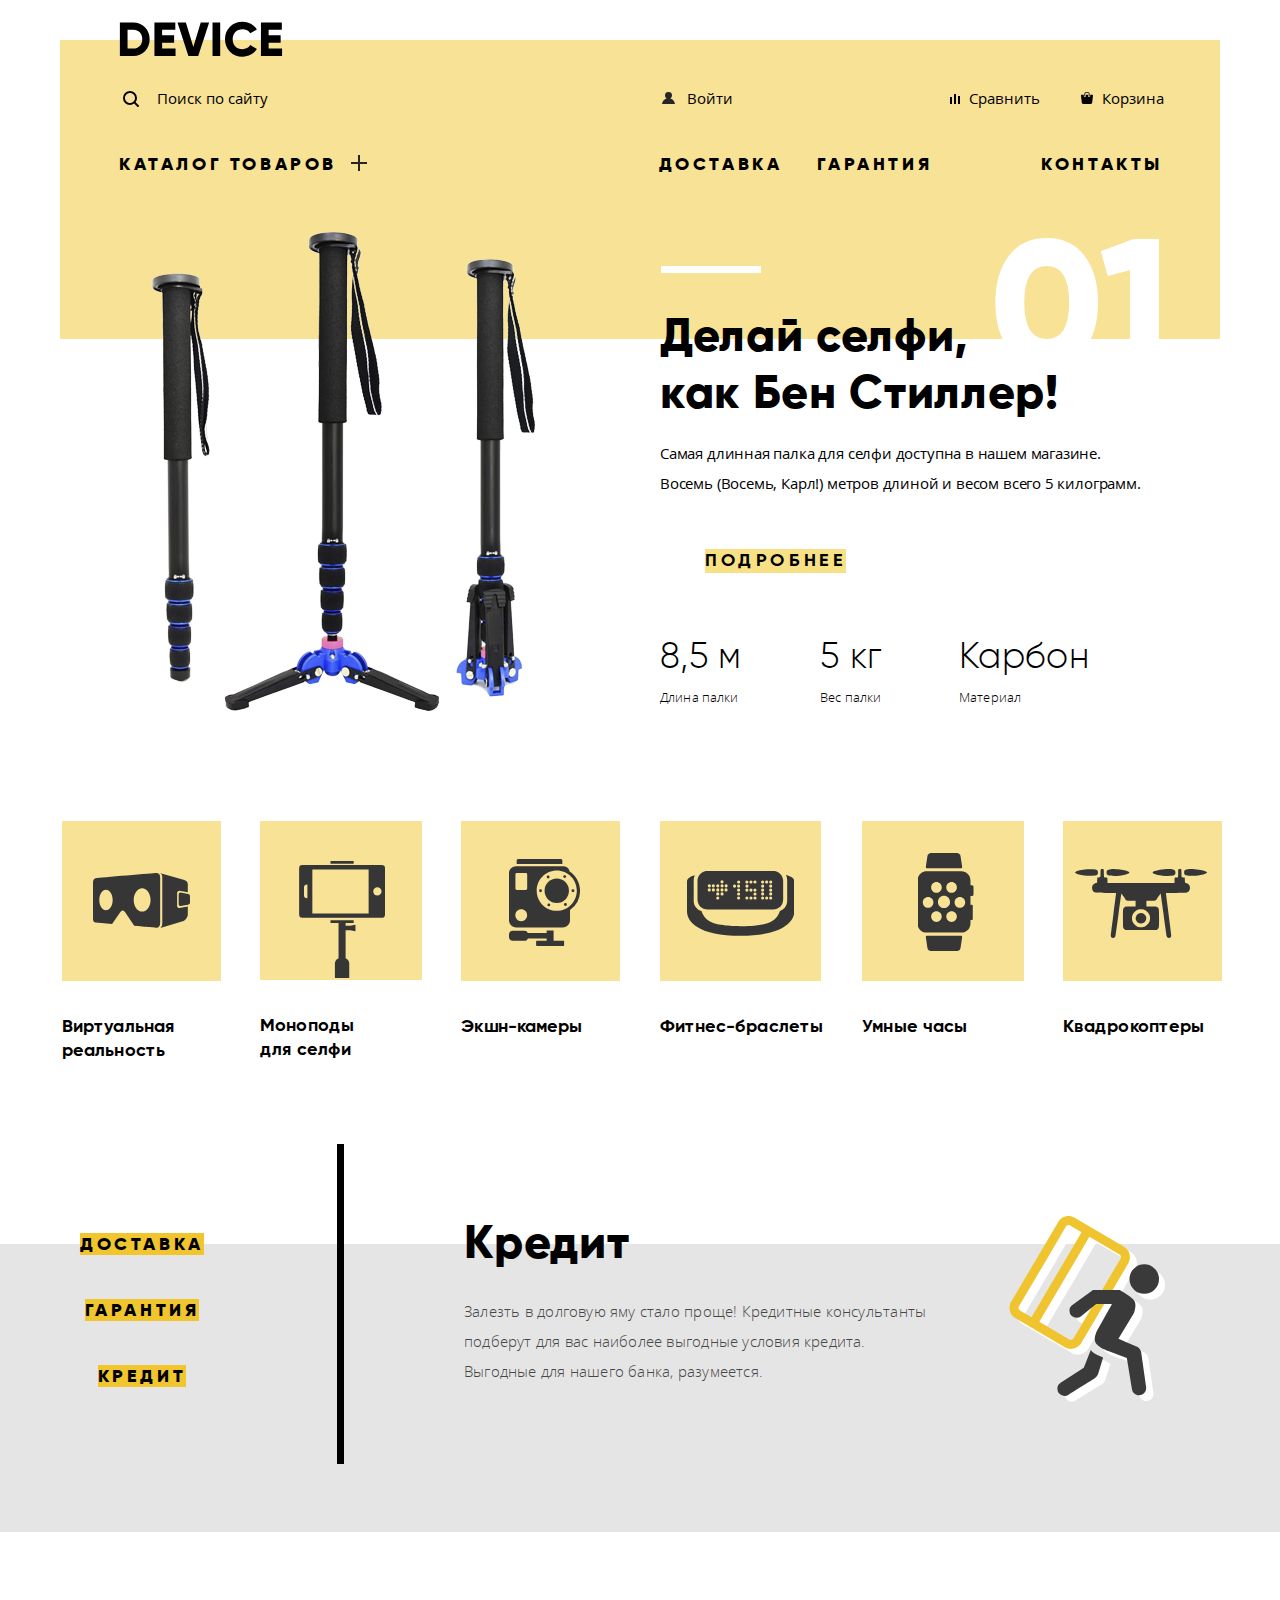
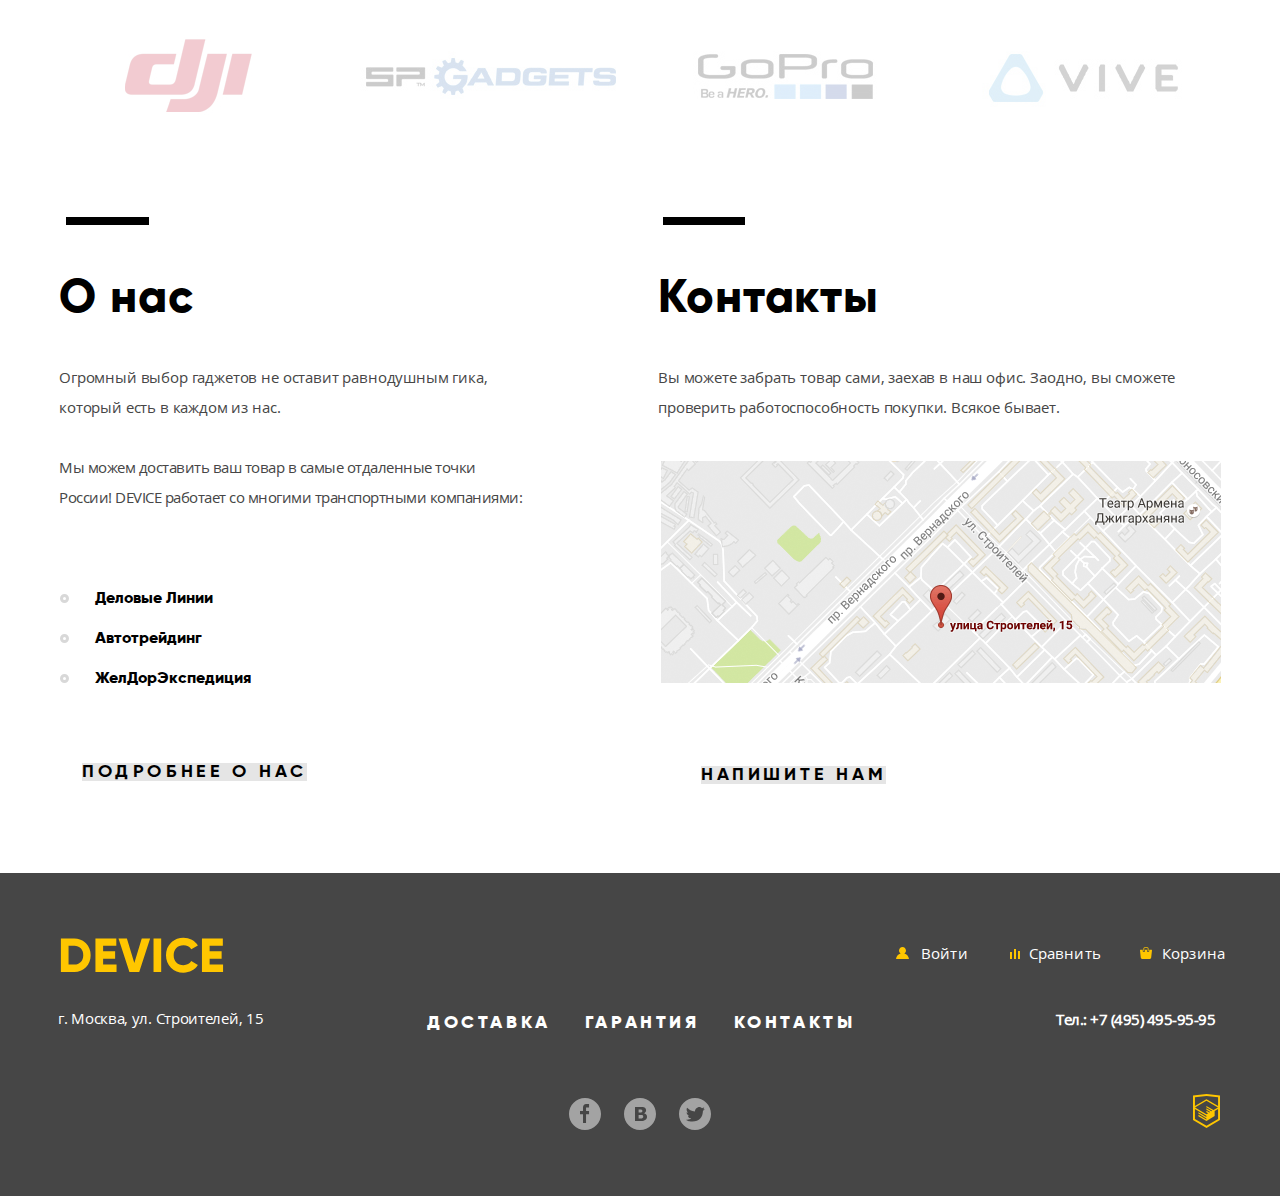
<file: index.html>
<!DOCTYPE html>
<html lang="ru">

<head>
    <meta charset="UTF-8">
    <meta http-equiv="X-UA-Compatible" content="IE=edge">
    <meta name="viewport" content="width=device-width, initial-scale=1.0">
    <link rel="stylesheet" href="style.css">
    <title>Device</title>
</head>

<body>
    <header class="main-heder container">
        <nav class="main-navigation">
            <a class="logo" href="index.html">
                <img src="svg/logo.svg" alt="">
            </a>
            <div>
                <ul class="user-navigation-list">
                    <li class="user-navigation-item"><button class="search-button" type="button"><span
                                class="search-hidden-button">Поиск по сайту</span></button>
                        <form class="search-form visuality-hidden" action="#" id="close-search-form">
                            <input type="text" name="search" placeholder="Введенный текст">
                            <button type="submit" class="search-button-hidden">Найти</button>
                        </form>
                        <script src="./serch.js"></script>
                    </li>
                    <li class="user-navigation-item"><a class="login-link" href="#">Войти</a></li>
                    <li class="user-navigation-item"><a class="compare" href="#">Сравнить</a></li>
                    <li class="user-navigation-item"><a class="basket" href="#">Корзина</a></li>
                </ul>
            </div>
            <div>
                <ul class="site-navigation-list">
                    <li class="site-navigation-item site-navigation-item-сatalog">
                        <a class="сatalog-link" href="сatalog.html">Каталог товаров</a>
                        <ul class="сatalog-list visually-hidden">
                            <li class="сatalog-item">
                                <ul class="сatalog-calumn-1">
                                    <li class="сatalog-item"><a href="#">Виртуальная реальность</a></li>
                                    <li class="сatalog-item"><a href="./сatalog.html">Моноподы для селфи</a></li>
                                    <li class="сatalog-item"><a href="#">Экшн-камеры</a></li>
                                </ul>
                            </li>
                            <li class="сatalog-item">
                                <ul class="сatalog-calumn-2">
                                    <li class="сatalog-item"><a href="#">Фитнес-браслеты</a></li>
                                    <li class="сatalog-item"><a href="#">Умные часы</a></li>
                                </ul>
                            </li>
                            <li class="сatalog-item">
                                <ul class="сatalog-calumn-3">
                                    <li class="сatalog-item"><a href="#">Квадрокоптеры</a></li>
                                </ul>
                            </li>
                        </ul>
                    </li>
                    <li class="site-navigation-item"><a href="#">Доставка</a></li>
                    <li class="site-navigation-item"><a href="#">Гарантия</a></li>
                    <li class="site-navigation-item"><a class="user-navigation-contact" href="#">Контакты</a></li>
                </ul>
            </div>
        </nav>
    </header>
    <main class="container page">
        <h1 class="visuality-hidden">DEVICE</h1>

        <section class="slide-container">
            <div class="slide-1">
                <img src="img/slider-1.png.svg" alt="">
                <div class="slide-1-characteristics">
                    <div class="slide-namber-1">01</div>
                    <h2 class="slide-title">Делай селфи,<br> как Бен Стиллер!</h2>
                    <p class="slide-offer">Самая длинная палка для селфи доступна в нашем магазине.<br> Восемь (Восемь,
                        Карл!) метров длиной и весом всего 5 килограмм.</p>
                    <table class="parameters-1">
                        <tbody>
                            <tr>
                                <td>8,5 м</td>
                                <td>5 кг</td>
                                <td>Карбон</td>
                            </tr>
                            <tr class="parameters-name-1">
                                <td>Длина палки</td>
                                <td>Вес палки</td>
                                <td>Материал</td>
                            </tr>
                        </tbody>
                    </table>
                </div>
            </div>

            <div class="slide-2 visuality-hidden">
                <img src="img/slider-2.png.svg" alt="">
                <div class="slide-2-characteristics">
                    <div class="slide-namber-2">02</div>
                    <h2 class="slide-title">Худеем<br> правильно!</h2>
                    <p class="slide-offer">Мотивирующие фитнес-браслеты помогут найти в себе силы не пропускать занятия
                        и соблюдать диету.</p>>
                    <table class="parameters-2">
                        <tbody>
                            <tr>
                                <td>48 часов</td>
                            </tr>
                            <tr class="parameters-name-2">
                                <td>Без подзарядки</td>
                            </tr>
                        </tbody>
                    </table>
                </div>
            </div>

            <div class="slide-3 visuality-hidden">
                <img src="img/slider-3.png.svg" alt="">
                <div class="slide-3-characteristics">
                    <div class="slide-namber-3">03</div>
                    <h2 class="slide-title slide-title-3">Порхает как бабочка,<br> жалит как пчела!</h2>
                    <p class="slide-offer">Этот обычный, на первый взгляд, квадрокоптер оснащен мощным лазером,
                        замаскированным под стандартную камеру.</p>
                    <table class="parameters-3">
                        <tbody>
                            <tr>
                                <td>800 м</td>
                                <td>50 м</td>
                            </tr>
                            <tr class="parameters-name-3">
                                <td>Дальность полета</td>
                                <td>Радиус поражения</td>
                            </tr>
                        </tbody>
                    </table>
                </div>
            </div>
            <a class="button slider-buttom" href="#">Подробнее</a>
            <ul class="slider-list">
                <li>
                    <label class="slider-label">
                        <input class="visuality-hidden" type="radio" name="slide" checked>
                        <span class="radio-indikator"></span>
                    </label>
                </li>
                <li>
                    <label class="slider-label">
                        <input class="visuality-hidden" type="radio" name="slide">
                        <span class="radio-indikator"></span>
                    </label>
                </li>
                <li>
                    <label class="slider-label">
                        <input class="visuality-hidden" type="radio" name="slide">
                        <span class="radio-indikator"></span>
                    </label>
                </li>
            </ul>
        </section>
        <section class="popular">
            <ul class="popular-list">
                <li class="popular-item">
                    <a href="#">
                        <div>
                            <svg class="popular-1" xmlns="http://www.w3.org/2000/svg" width="97" height="55"
                                viewBox="0 0 97 55">
                                <g fill="#363636">
                                    <path d="M84.131 32.639V20.003c0-1.309 1.045-2.37 2.335-2.37l8.326 
                                    1.581V11.02c0-2.355-1.708-3.431-4.202-4.265L67.403.175c1.616 1.391 1.889 2.04 1.889 4.396V49.78c0 
                                    2.356-.45 4.066-1.967 5.21l23.265-7.065c2.401-.833 4.202-4.216 
                                    4.202-6.572V33.44l-8.326 1.567c-1.29.002-2.335-1.06-2.335-2.368z" />
                                    <path d="M95.129 20.979l-7.598-1.444c-1.008 0-1.824.829-1.824 1.851v9.868c0 1.023.816 
                                    1.852 1.824 1.852l7.598-1.431c1.154-.419 1.824-.829 
                                    1.824-1.852V22.83c0-1.022-.766-1.507-1.824-1.851zM67.17 4.483c0-5.08-4.232-4.459-4.232-4.459S5.832 
                                    4.738 2.838 5.145.001 9.532.001 9.532L0 45.812c0 3.743 2.599 3.753 2.599 3.753l16.477 1.403L27.212 
                                    39.3s1.109-1.828 2.505-1.828c1.397 0 2.432 1.861 2.432 1.861l9.061 13.521s18.895 1.909 22.521 
                                    1.909c3.626-.001 3.439-5.024 3.439-5.024V4.483zM12.982 37.192c-3.698 0-6.696-4.601-6.696-10.275s2.998-10.275 
                                    6.696-10.275c3.698 0 6.696 4.601 6.696 10.275s-2.998 10.275-6.696 10.275zm36.158 1.426c-4.662 
                                    0-8.441-5.239-8.441-11.701 0-6.463 3.78-11.702 8.441-11.702 4.662 0 8.442 5.239 8.442 11.702 0 
                                    6.462-3.78 11.701-8.442 11.701z" />
                                </g>
                            </svg>
                        </div>
                    </a>
                    <a class="popular-link" href="#">Виртуальная<br> реальность</a>
                </li>
                <li class="popular-item">
                    <a href="./сatalog.html">
                        <div>
                            <svg class="popular-2" xmlns="http://www.w3.org/2000/svg" width="86" height="117"
                                viewBox="0 0 86 117">
                                <g fill="#363636">
                                    <path d="M82.821 4.011H3.33A3.188 3.188 0 0 0 .142 7.199v46.413a3.187 3.187 0 0 0 3.188 
                                    3.189h79.492a3.188 3.188 0 0 0 3.189-3.189V7.199a3.189 3.189 0 0 0-3.19-3.188zM8.392 
                                    37.236h-.226a3.19 3.19 0 0 1-3.189-3.189v-7.283a3.188 3.188 0 0 1 3.189-3.188h.226v13.66zm61.231 
                                    15.172H13.341V8.402h56.282v44.006zM78.4 34.552c-2.289 0-4.146-1.855-4.146-4.147s1.856-4.147 
                                    4.146-4.147a4.146 4.146 0 1 1 0 8.294zM31.497 
                                    0h23.157v2.758H31.497zM46.608 64.861v-2.973h8.046V59.13H31.498v2.758h8.045v35.246a6.068 6.068 0 0 
                                    0-3.635 5.559V117h14.335v-14.307a6.062 6.062 0 0 0-3.636-5.557v-27.99h4.796l5.051 
                                    1.213v-6.711l-5.051 1.213h-4.795z" />
                                </g>
                            </svg>
                        </div>
                    </a>
                    <a class="popular-link" href="./сatalog.html">Моноподы<br> для селфи</a>
                </li>
                <li class="popular-item">
                    <a href="#">
                        <div>
                            <svg class="popular-3" xmlns="http://www.w3.org/2000/svg" width="71" height="87"
                                viewBox="0 0 71 87">
                                <g fill="#363636">
                                    <path
                                        d="M53.349 1.49c0-.736-.578-1.49-1.311-1.49H9.053C8.32 0 7.672.754 7.672 
                                        1.49v3.522h45.676V1.49zM54.202 81.809h-9.597V71.426h-6.958v2.507H18.774c-.537-1.254-1.757-2.148-3.181-2.148H3.559C1.642 
                                        71.784 0 73.387 0 75.311v3.018c0 1.924 1.642 3.48 3.559 3.48h12.035c1.511 0 2.792-.896 3.269-2.326h18.785v2.326H28.13c-.533 
                                        0-1.01.437-1.01.972v3.172c0 .535.478 1.048 1.01 1.048h26.072c.533 0 .93-.513.93-1.048V82.78c0-.535-.397-.971-.93-.971zM60.666 
                                        12.39a7.037 7.037 0 0 0-6.771-5.05H7.148C3.25 7.34 0 10.449 0 14.361v46.9c0 3.912 3.25 7.121 7.148 7.121h46.747c3.898 0 
                                        7.126-3.209 7.126-7.121V50.915a23.228 23.228 0 0 0 10.001-19.164c-.001-8.079-4.132-15.181-10.356-19.361zM12.238 62.151c-3.259 
                                        0-5.901-2.65-5.901-5.921 0-3.27 2.642-5.922 5.901-5.922s5.902 2.652 5.902 5.922c0 3.271-2.643 5.921-5.902 5.921zm5.961-32.605a1.42 1.42 
                                        0 0 1-1.418 1.422h-8.94a1.42 1.42 0 0 1-1.418-1.422v-14.16a1.42 1.42 0 0 1 1.418-1.423h8.939a1.42 1.42 0 0 1 1.418 1.423v14.16zm29.563 
                                        22.312c-11.076 0-20.057-9.01-20.057-20.123s8.98-20.124 20.057-20.124c11.077 0 20.058 9.01 20.058 20.124s-8.981 20.123-20.058 20.123z" />
                                    <ellipse cx="47.762" cy="31.735" rx="12.188" ry="12.229" />
                                    <circle cx="31.562" cy="31.736" r="1.435" />
                                    <circle cx="63.963" cy="31.736" r="1.435" />
                                    <circle cx="39.109" cy="17.994" r="1.435" />
                                    <ellipse cx="56.415" cy="45.476" rx="1.43" ry="1.436" />
                                    <circle cx="55.697" cy="17.565" r="1.435" />
                                    <circle cx="39.828" cy="45.906" r="1.435" />
                                </g>
                            </svg>
                        </div>
                    </a>
                    <a class="popular-link" href="#">Экшн-камеры</a>
                </li>
                <li class="popular-item">
                    <a href="#">
                        <div>
                            <svg class="popular-4" xmlns="http://www.w3.org/2000/svg" width="107" height="65"
                                viewBox="0 0 107 65">
                                <g fill="#363636">
                                    <path d="M98.967 4.074c.752 1.441 1.209 3.08 1.209 4.818v21.102c0 4.616-3.092 8.527-7.246 9.9-1.325 
                                        3.987-3.778 7.854-8.051 10.432-8.676 5.231-31.124 4.837-31.198 4.837-.078 
                                        0-22.513.395-31.189-4.837-4.216-2.545-6.708-6.347-8.042-10.279-4.418-1.209-7.756-5.251-7.756-10.053V8.893c0-1.688.427-3.282 
                                        1.139-4.693C4.17 5.109 0 6.918 0 10.434v29.983C0 50.668 11.839 64.85 53.657 64.85c41.82 0 53.657-14.182 
                                        53.657-24.433V10.434c-.001-3.684-4.576-5.494-8.347-6.36z" />
                                    <path d="M20.561 38.459h65.523c5.564 0 10.074-4.513 10.074-10.077V9.935c0-5.563-4.51-10.075-10.074-10.075H20.561c-5.564 0-10.075 
                                        4.511-10.075 10.075v18.447c0 5.564 4.511 10.077 10.075 10.077zM83.695 9.468a1.57 1.57 0 1 1 0 3.139 1.57 1.57 0 0 1 0-3.139zm0 
                                        4.039a1.569 1.569 0 1 1 0 3.138 1.569 1.569 0 0 1 0-3.138zm0 4.039a1.568 1.568 0 1 1 .001 3.137 1.568 1.568 0 0 1-.001-3.137zm0 
                                        3.827a1.57 1.57 0 1 1-.001 3.14 1.57 1.57 0 0 1 .001-3.14zm0 4.039a1.568 1.568 0 1 1 .001 3.137 1.568 1.568 0 0 1-.001-3.137zM79.656 
                                        9.468c.867 0 1.568.703 1.568 1.57a1.568 1.568 0 1 1-3.136 0c0-.868.703-1.57 1.568-1.57zm0 15.944a1.568 1.568 0 1 1 0 3.135 1.568 
                                        1.568 0 0 1 0-3.135zM75.619 9.468a1.57 1.57 0 1 1-.003 3.14 1.57 1.57 0 0 1 .003-3.14zm0 4.039a1.57 1.57 0 1 1-.003 3.139 1.57 
                                        1.57 0 0 1 .003-3.139zm0 4.039a1.569 1.569 0 1 1-.002 3.138 1.569 1.569 0 0 1 .002-3.138zm0 3.827a1.568 1.568 0 1 1 0 3.138 
                                        1.568 1.568 0 0 1 0-3.138zm0 4.039a1.569 1.569 0 1 1-.002 3.138 1.569 1.569 0 0 1 .002-3.138zM67.965 9.468c.867 0 1.568.703 
                                        1.568 1.57a1.568 1.568 0 1 1-3.136 0 1.568 1.568 0 0 1 1.568-1.57zm0 8.078a1.568 1.568 0 1 1-1.568 1.569 1.568 1.568 0 0 1 
                                        1.568-1.569zm0 3.881a1.569 1.569 0 1 1-.002 3.136 1.569 1.569 0 0 1 .002-3.136zm0 3.985a1.568 1.568 0 1 1 0 3.135 1.568 
                                        1.568 0 0 1 0-3.135zM63.926 9.468a1.57 1.57 0 1 1 0 3.14 1.57 1.57 0 0 1 0-3.14zm0 8.078a1.57 1.57 0 1 1 .001 3.139 1.57 1.57 0 0 
                                        1-.001-3.139zm0 7.866a1.57 1.57 0 1 1 .001 3.139 1.57 1.57 0 0 1-.001-3.139zM59.888 9.468a1.57 1.57 0 0 1 0 3.139 1.568 1.568 0 0 
                                        1-1.568-1.569 1.567 1.567 0 0 1 1.568-1.57zm0 4.039a1.57 1.57 0 1 1-.001 3.135 1.57 1.57 0 0 1 .001-3.135zm0 4.039a1.57 1.57 0 1 
                                        1-.001 3.14 1.57 1.57 0 0 1 .001-3.14zm0 7.866a1.57 1.57 0 0 1 0 3.137 1.569 1.569 0 0 1 0-3.137zm-8.29-15.944a1.57 1.57 0 1 1 0 
                                        3.139 1.57 1.57 0 0 1 0-3.139zm0 4.039a1.569 1.569 0 1 1 0 3.138 1.569 1.569 0 0 1 0-3.138zm0 4.039a1.568 1.568 0 1 1 .001 3.137 
                                        1.568 1.568 0 0 1-.001-3.137zm0 3.881a1.568 1.568 0 1 1 0 3.137 1.569 1.569 0 0 1 0-3.137zm0 3.985a1.568 1.568 0 1 1 .001 3.137 
                                        1.568 1.568 0 0 1-.001-3.137zm-4.039-11.905a1.568 1.568 0 1 1 0 3.136 1.568 1.568 0 0 1 0-3.136zm-8.502-.212a1.57 1.57 0 1 1-.001 
                                        3.135 1.57 1.57 0 0 1 .001-3.135zm0 4.038a1.57 1.57 0 1 1-.003 3.141 1.57 1.57 0 0 1 .003-3.141zm-4.039-8.078a1.57 1.57 0 1 1-.003 
                                        3.14 1.57 1.57 0 0 1 .003-3.14zm0 4.04a1.57 1.57 0 1 1-.003 3.139 1.57 1.57 0 0 1 .003-3.139zm0 4.038a1.57 1.57 0 1 1-.003 3.14 1.57 
                                        1.57 0 0 1 .003-3.14zm0 4.04a1.569 1.569 0 1 1-.001 3.137 1.569 1.569 0 0 1 .001-3.137zm-4.254-8.078a1.569 1.569 0 1 1 0 3.138 1.569 
                                        1.569 0 0 1 0-3.138zm0 4.038a1.57 1.57 0 1 1 0 3.139 1.57 1.57 0 0 1 0-3.139zm0 4.04a1.57 1.57 0 1 1-.001 3.14 1.57 1.57 0 0 1 
                                        .001-3.14zm0 4.039a1.568 1.568 0 1 1 .001 3.137 1.568 1.568 0 0 1-.001-3.137zM26.3 9.255a1.57 1.57 0 1 1 0 0zm0 4.04a1.57 1.57 
                                        0 0 1 1.571 1.568 1.57 1.57 0 0 1-3.14 0 1.57 1.57 0 0 1 1.569-1.568zm0 4.038a1.571 1.571 0 1 1 0 3.14 1.571 1.571 0 0 1 0-3.14zm0 
                                        4.04a1.57 1.57 0 1 1 0 0zm-4.037-8.078a1.57 1.57 0 1 1-.001 3.135 1.57 1.57 0 0 1 .001-3.135zm0 4.038a1.57 1.57 0 0 1 0 3.14 1.57 
                                        1.57 0 0 1 0-3.14z" />
                                </g>
                            </svg>
                        </div>
                    </a>
                    <a class="popular-link" href="#">Фитнес-браслеты</a>
                </li>
                <li class="popular-item">
                    <a href="#">
                        <div>
                            <svg class="popular-5" xmlns="http://www.w3.org/2000/svg" width="56" height="98"
                                viewBox="0 0 56 98">
                                <g fill="#363636">
                                    <path
                                        d="M54.494 32.197h-1.515v-4.64c0-5.052-4.087-9.186-9.082-9.186H9.082C4.086 18.372 0 22.505 0 27.557v42.868c0 5.052 
                                        4.087 9.185 9.083 9.185h34.815c4.995 0 9.082-4.133 9.082-9.185V67.01h1.515a.764.764 0 0 0 .757-.764V52.467a.765.765 0 
                                        0 0-.757-.766H52.98v-8.788h1.515c.832 0 1.514-.688 1.514-1.531v-7.654a1.529 1.529 0 0 0-1.515-1.531zm-20.412-3.109c2.926 0 
                                        5.299 2.398 5.299 5.358s-2.373 5.358-5.299 5.358-5.298-2.398-5.298-5.358 2.372-5.358 5.298-5.358zm-15.137 0c2.925 0 5.298 
                                        2.398 5.298 5.358s-2.373 5.358-5.298 5.358c-2.926 0-5.298-2.398-5.298-5.358s2.372-5.358 5.298-5.358zM5.297 49.397c0-2.959 
                                        2.371-5.358 5.298-5.358 2.926 0 5.298 2.399 5.298 5.358 0 2.959-2.373 5.358-5.298 5.358-2.927.001-5.298-2.399-5.298-5.358zm13.648 
                                        19.497c-2.926 0-5.298-2.398-5.298-5.358s2.372-5.358 5.298-5.358c2.925 0 5.298 2.398 5.298 5.358s-2.373 5.358-5.298 
                                        5.358zm1.49-19.903c0-3.382 2.711-6.124 6.055-6.124s6.055 2.742 6.055 6.124-2.711 6.124-6.055 
                                        6.124c-3.344-.001-6.055-2.742-6.055-6.124zm13.647 19.903c-2.926 0-5.298-2.398-5.298-5.358s2.372-5.358 5.298-5.358 5.299 
                                        2.398 5.299 5.358-2.373 5.358-5.299 5.358zm8.302-14.138c-2.927 0-5.298-2.399-5.298-5.358 0-2.959 2.371-5.358 5.298-5.358 
                                        2.926 0 5.298 2.399 5.298 5.358 0 2.958-2.372 5.358-5.298 5.358zM9.646 15.31h33.687c.843 0 1.432-.681 1.306-1.514L43.023 
                                        3.028l-.002-.002C42.771 1.362 41.189 0 39.506 0H13.474c-1.686 0-3.268 1.362-3.517 3.028L8.342 13.795c-.125.833.461 1.515 
                                        1.304 1.515zM43.333 82.671H9.646c-.843 0-1.429.683-1.304 1.516l1.615 10.767c.25 1.666 1.832 3.028 3.516 3.028h26.032c1.684 0 
                                        3.266-1.362 3.517-3.026v-.002l1.615-10.767c.128-.833-.461-1.516-1.304-1.516z" />
                                </g>
                            </svg>
                        </div>
                    </a>
                    <a class="popular-link" href="#">Умные часы</a>
                </li>
                <li class="popular-item">
                    <a href="#">
                        <div>
                            <svg class="popular-6" xmlns="http://www.w3.org/2000/svg" width="132" height="69"
                                viewBox="0 0 132 69">
                                <g fill="#363636">
                                    <path d="M12.052.258C6.507.745 1.838 1.85.575 2.93c-.722.616-.722.616-.232 1.156.644.72 3.713 1.645 7.247 
                                        2.237 3.998.668 12.51.693 13.724.051 1.211-.668 1.624-1.414 1.624-2.981 
                                        0-1.619-.62-2.416-2.218-2.853C19.274.154 14.94 0 12.052.258zM25.774.488c-.129.283-.258 2.108-.258 
                                        4.112 0 4.061.155 3.778-2.192 3.933l-1.03.077-.13 2.545-.129 2.544-1.186.283c-2.58.668-4 2.595-3.792 
                                        5.294.128 1.927 1.03 3.341 2.579 4.087 1.109.513 1.47.538 11.246.538 5.545 0 10.137.079 10.188.18.051.13-1.11 
                                        9.408-2.58 20.64-1.444 11.23-2.682 20.997-2.708 21.666-.051 1.617.826 2.62 2.348 2.62 1.237 0 2.012-.64 
                                        2.321-1.9.13-.514 1.496-10.334 3.018-21.822 1.522-11.463 2.863-20.869 2.94-20.869.104 0 1.084 1.413 2.193 
                                        3.136 2.94 4.626 2.399 4.317 7.635 4.317h4.359v5.63l-5.133.077c-4.72.077-5.21.127-5.881.615-1.573 1.157-1.625 
                                        1.415-1.625 10.977 0 9.534.026 9.792 1.522 11.05l.851.695H81.695l.851-.696c1.496-1.257 1.52-1.515 1.52-11.05 
                                        0-9.56-.05-9.819-1.622-10.976-.671-.488-1.161-.538-5.882-.615l-5.132-.077v-5.63h4.36c5.234 0 4.693.309 
                                        7.633-4.317 1.11-1.723 2.09-3.136 2.194-3.136.076 0 1.418 9.406 2.94 20.869 1.522 11.488 2.889 21.308 3.018 
                                        21.821.31 1.26 1.082 1.902 2.321 1.902 1.521 0 2.4-1.004 2.347-2.621-.026-.67-1.264-10.436-2.71-21.666-1.468-11.232-2.63-20.51-2.577-20.64.05-.101 
                                        4.641-.18 10.19-.18 9.774 0 10.135-.025 11.243-.538 1.548-.746 2.45-2.16 
                                        2.58-4.087.206-2.699-1.212-4.626-3.792-5.294l-1.187-.283-.127-2.544-.13-2.545-1.031-.077c-2.347-.155-2.194.128-2.194-3.933 
                                        0-2.004-.128-3.829-.257-4.112-.206-.36-.543-.488-1.367-.488-.619 0-1.238.128-1.42.309-.206.205-.31 1.465-.31 3.932 0 2.467-.102 
                                        3.727-.309 3.932-.18.18-.901.308-1.65.308-1.625 0-1.65.052-1.65 3.11v2.287H32.48v-2.287c0-3.058-.024-3.11-1.65-3.11-.748 0-1.47-.129-1.65-.308-.207-.205-.31-1.465-.31-3.932 
                                        0-2.467-.103-3.727-.31-3.932-.18-.18-.8-.309-1.418-.309-.825 0-1.16.128-1.368.488zm42.843 40.12c2.889.899 5.392 3.393 
                                        6.166 6.168.439 1.543.31 4.216-.284 5.784-.696 1.875-2.685 4.01-4.565 4.935-1.29.642-1.754.719-3.921.719s-2.631-.077-3.92-.719c-1.885-.926-3.87-3.06-4.567-4.935-.592-1.568-.722-4.24-.283-5.784.748-2.723 
                                        3.25-5.27 6.061-6.168 2.012-.642 3.3-.642 5.313 0z" />
                                    <path
                                        d="M63.794 44.438c-2.037.925-3.507 3.649-3.069 5.73.774 3.677 4.823 5.553 7.996 3.702 1.985-1.158 2.99-3.547 
                                        2.45-5.783-.568-2.39-2.734-4.138-5.158-4.138-.646 0-1.626.232-2.22.489zM36.092.154c-3.92.668-4.513 1.131-4.513 3.444 0 
                                        1.825.463 2.416 2.268 2.956 1.55.462 7.172.514 10.5.128 6.86-.822 11.321-2.544 9.698-3.752-1.265-.9-4.902-1.876-9.054-2.39-2.475-.308-7.996-.54-8.9-.386zM89.484.258C83.165.848 
                                        77.62 2.339 77.62 3.444c0 1.722 7.84 3.47 15.63 3.495 5.804 0 7.196-.642 7.196-3.34 0-1.825-.619-2.622-2.373-3.085C96.423.103 92.398 0 
                                        89.484.258zM112.776.283c-1.78.231-3.018.77-3.43 1.491-.387.77-.31 2.904.154 3.572.928 1.31 1.652 1.465 7.068 1.465 3.661 0 5.802-.129 
                                        7.867-.488 3.534-.592 6.603-1.517 7.248-2.237.49-.54.49-.54-.233-1.156-1.34-1.13-5.958-2.185-11.916-2.672-3.481-.283-4.488-.283-6.758.025z" />
                                </g>
                            </svg>
                        </div>
                    </a>
                    <a class="popular-link" href="#">Квадрокоптеры</a>
                </li>
            </ul>
        </section>

        <div class="servicess servicess-container">
            <div class="servicess-content">
                <ul class="servicess-list">
                    <li class="servicess-item">
                        <a class="button servicess-default" href="#">Доставкa</a>
                    </li>
                    <li class="servicess-item">
                        <a class="button guarantee-link" href="#">Гарантия</a>
                    </li>
                    <li class="servicess-item">
                        <a class="button credit-link" href="#">Кредит</a>
                    </li>
                </ul>
                <div class="black-line-y"></div>
                <div class="servicess-slide-1 visuality-hidden">
                    <h2>Доставка</h2>
                    <p>Мы с удовольствием доставим ваш товар прямо к вашему<br>
                        подъезду совершенно бесплатно! Ведь мы неплохо<br>
                        заработаем, поднимая его на ваш этаж.</p>
                </div>
                <div class="servicess-slide-2 visuality-hidden">
                    <h2>Гарантия</h2>
                    <p>Если из-за возгорания купленного у нас товара у вас сгорит<br> дом — не переживайте, мы выдадим
                        вам
                        новый.<br>
                        Товар, не дом, конечно же.</p>
                </div>
                <div class="servicess-slide-3 ">
                    <h2>Кредит</h2>
                    <p>Залезть в долговую яму стало проще! Кредитные консультанты<br>
                        подберут для вас наиболее выгодные условия кредита.<br>
                        Выгодные для нашего банка, разумеется.</p>
                </div>
            </div>
        </div>
        <div class="container">
            <div class="company-logos">
                <ul class="company-logos-list">
                    <li class="company-logo-1">
                        <a href="./сatalog.html">
                            <img src="img/logo-1.jpg" alt="logo-1">
                        </a>
                    </li>
                    <li class="company-logo-2">
                        <a href="#">
                            <img src="img/logo-2.jpg" alt="logo-2">
                        </a>
                    </li>
                    <li class="company-logo-3">
                        <a href="#">
                            <img src="img/logo-3.jpg" alt="logo-3">
                        </a>
                    </li>
                    <li class="company-logo-4">
                        <a href="#">
                            <img src="img/logo-4..jpg" alt="logo-4">
                        </a>
                    </li>
                </ul>
            </div>

            <section class="information-columns">
                <div class="information-column">
                    <h2>О нас</h2>
                    <p>Огромный выбор гаджетов не оставит равнодушным гика,<br> который есть в каждом из нас.</p>
                    <p>Мы можем доставить ваш товар в самые отдаленные точки<br> России! DEVICE работает со многими
                        транспортными компаниями:</p>
                    <ul>
                        <li>Деловые Линии</li>
                        <li>Автотрейдинг</li>
                        <li>ЖелДорЭкспедиция</li>
                    </ul>
                    <a class="button information-button" href="#">Подробнее о нас</a>
                </div>
                <div class="contacts-column">
                    <h2>Контакты</h2>
                    <p>Вы можете забрать товар сами, заехав в наш офис. Заодно, вы сможете<br> проверить
                        работоспособность
                        покупки. Всякое бывает.</p>
                    <img src="./img/map.jpg.png" alt="">
                    <a class="button contacts-button" href="#">Напишите нам</a>
                </div>
            </section>
        </div>
    </main>
    <footer class="main-footer">
        <div class="container footer-container">
            <a class="logo logo-footer" href="#">
                <img src="svg/logo-footer.svg" alt="">
            </a>
            <p class="footer-offer-1">г. Москва, ул. Строителей, 15</p>
            <ul class="servicess-footer-list">
                <li><a href="#">Доставка</a></li>
                <li><a href="#">Гарантия</a></li>
                <li><a href="#">Контакты</a></li>
            </ul>
            <ul class="social-button-list">
                <li>
                    <a class="social-button" href="#"><span class="visuality-hidden">ФБ</span>
                        <svg xmlns="http://www.w3.org/2000/svg" width="32" height="32" viewBox="0 0 32 32">
                            <path fill="#FFF" d="M16 0C7.164 0 0 7.163 0 16s7.164 16 16 16c8.837 0 16-7.164 16-16S24.837 0 16 0zm4.062 
                                9.455h-3.021v3.444h3.021v3.445h-3.021v8.61H14.02v-8.61H11v-3.445h3.021V9.455c0-1.902 1.353-3.445 
                                3.021-3.445h3.021v3.445z" />
                        </svg>
                    </a>
                </li>
                <li>
                    <a class="social-button" href="#"><span class="visuality-hidden">Инста</span>
                        <svg xmlns="http://www.w3.org/2000/svg" width="32" height="32" viewBox="0 0 32 32">
                            <g fill="#FFF">
                                <path
                                    d="M16.637 14.495c.402-.019.719-.082.951-.188.326-.145.54-.33.641-.559.101-.229.15-.496.15-.797 0-.232-.058-.465-.174-.697-.116-.232-.322-.405-.617-.517-.264-.1-.592-.155-.984-.165a76.242 76.242 0 0 0-1.652-.014h-.339v2.965h.565c.571 0 1.057-.009 1.459-.028zM18.118 17.084c-.282-.081-.672-.125-1.166-.132a127.97 127.97 0 0 0-1.55-.009h-.79v3.493h.264c1.014 0 1.74-.003 2.18-.009a3.2 3.2 0 0 0 1.212-.245c.377-.157.633-.364.774-.625s.214-.562.214-.9c0-.446-.088-.788-.261-1.03-.17-.241-.464-.423-.877-.543z" />
                                <path
                                    d="M16 0C7.164 0 0 7.164 0 16c0 8.837 7.164 16 16 16 8.837 0 16-7.163 16-16 0-8.836-7.163-16-16-16zm6.602 20.531a3.73 3.73 0 0 1-1.124 1.327c-.552.415-1.161.71-1.823.886s-1.501.264-2.519.264h-6.121V8.987h5.443c1.13 0 1.957.038 2.48.113a5.126 5.126 0 0 1 1.561.5c.533.27.929.632 1.189 1.087.26.455.392.975.392 1.558 0 .678-.179 1.278-.536 1.795-.358.518-.863.92-1.517 1.208v.075c.917.182 1.642.559 2.179 1.13.537.571.807 1.325.807 2.261 0 .678-.138 1.283-.411 1.817z" />
                            </g>
                        </svg>
                    </a>
                </li>
                <li>
                    <a class="social-button" href="#"><span class="visuality-hidden">Твитер</span>
                        <svg xmlns="http://www.w3.org/2000/svg" width="32" height="32" viewBox="0 0 32 32">
                            <path fill="#FFF" d="M16 0C7.164 0 0 7.164 0 16c0 8.837 7.164 16 16 16 8.837 0 16-7.163 16-16 0-8.836-7.163-16-16-16zm7.944 
                                12.809c-.251 6.516-3.463 10.832-10.992 10.702h-.486c-.447 0-4.543-.443-5.344-1.823 2.479.19 4.247-.406 
                                5.12-1.136-1.048-.289-2.923-.461-3.251-2.848.384.104.618.221 1.299.113-1.307-.824-2.758-1.519-2.679-3.643.311.317 
                                1.164.518 1.46.457-.768-.233-2.149-3.244-.974-4.781 1.984 1.79 4.075 3.482 7.804 3.643.227-2.214 1.24-3.699 3.168-4.325 
                                1.84-.479 3.255.26 3.901 1.138.737-.224 1.453-.466 2.193-.685-.004.833-.569 1.463-.935 1.709.747.165 1.423-.475 1.423-.475-.184.963-1.094 
                                1.725-1.707 1.954z" />
                        </svg>
                    </a>
                </li>
            </ul>
            <ul class="footer-user-list">
                <li class="footer-user-item"><a class="login-link-footer" href="#">Войти</a></li>
                <li class="footer-user-item"><a class="compare-icons-footer" href="#">Сравнить</a></li>
                <li class="footer-user-item"><a class="basket-footer" href="#">Корзина</a></li>
            </ul>
            <p class="footer-offer-2">Тел.: +7 (495) 495-95-95</p>
            <a class="logo-html-academy" href="#"></a>
        </div>
    </footer>
</body>

</html>
</file>
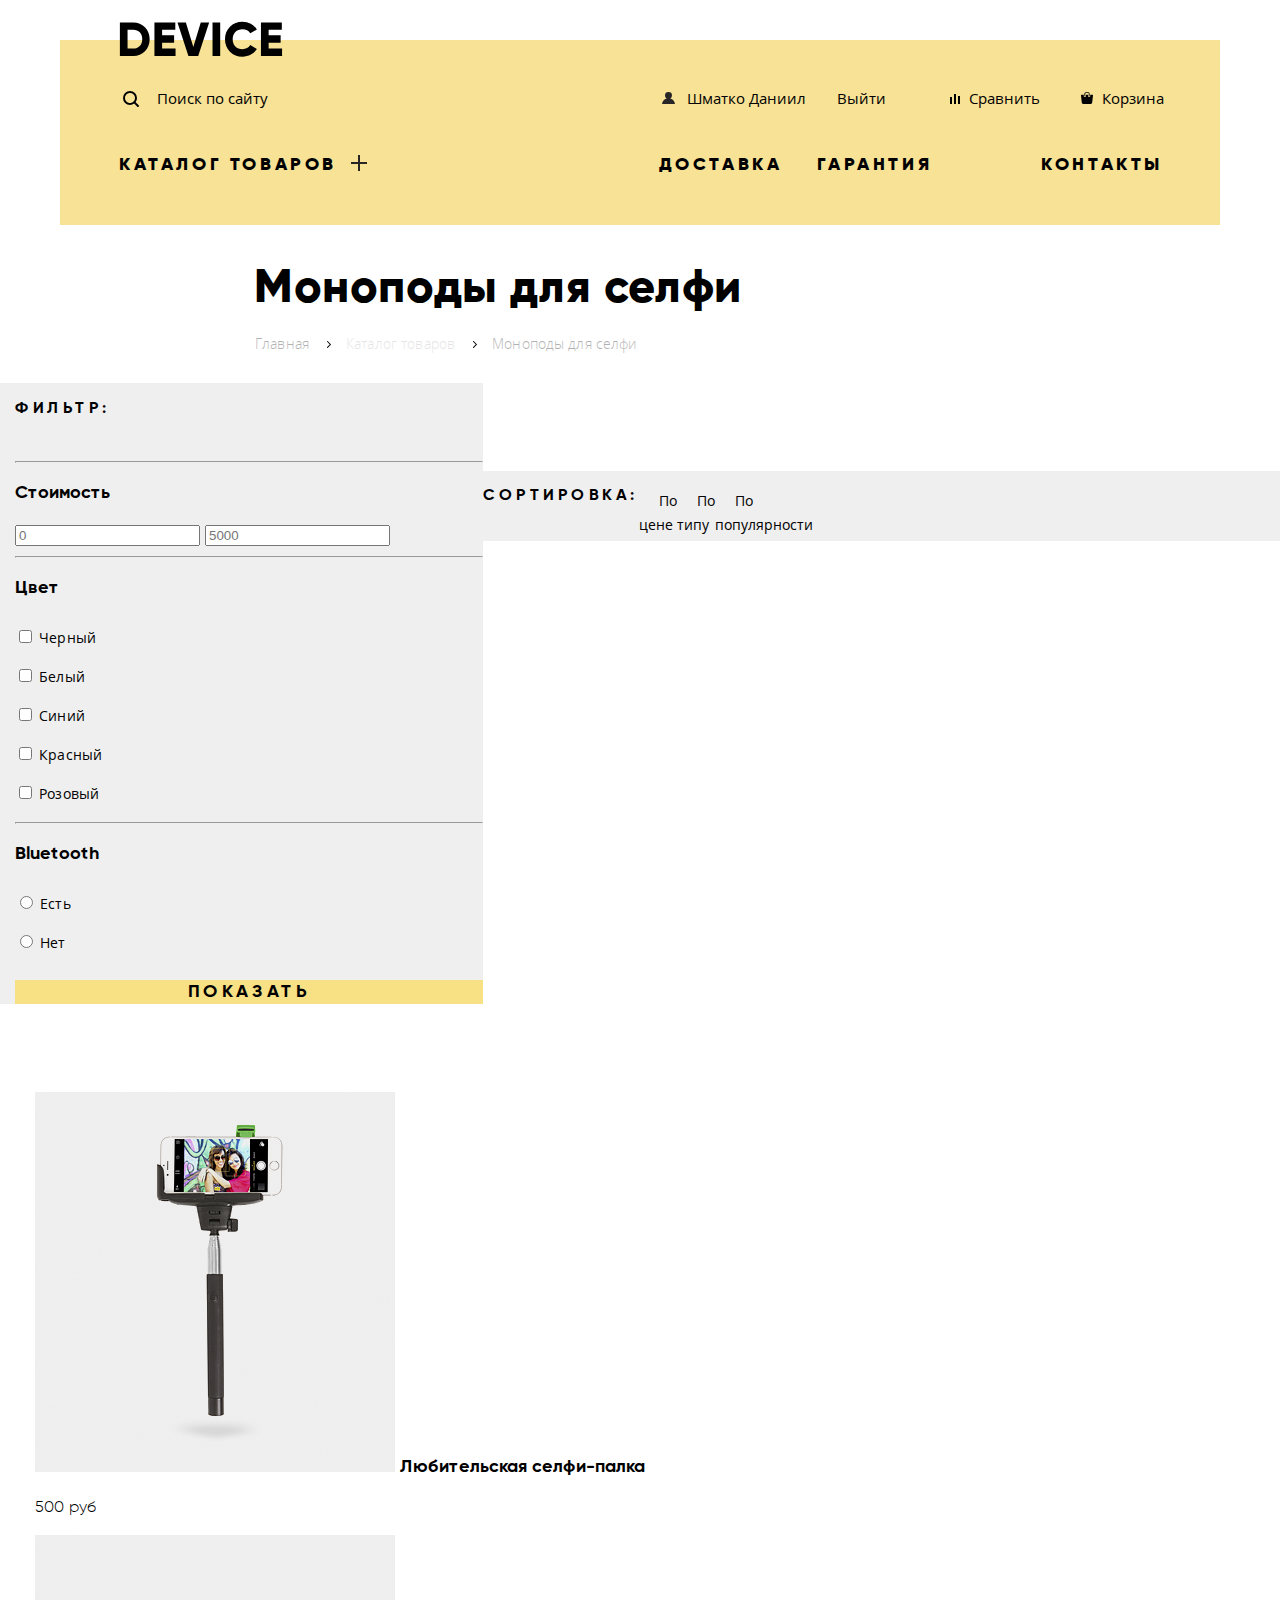
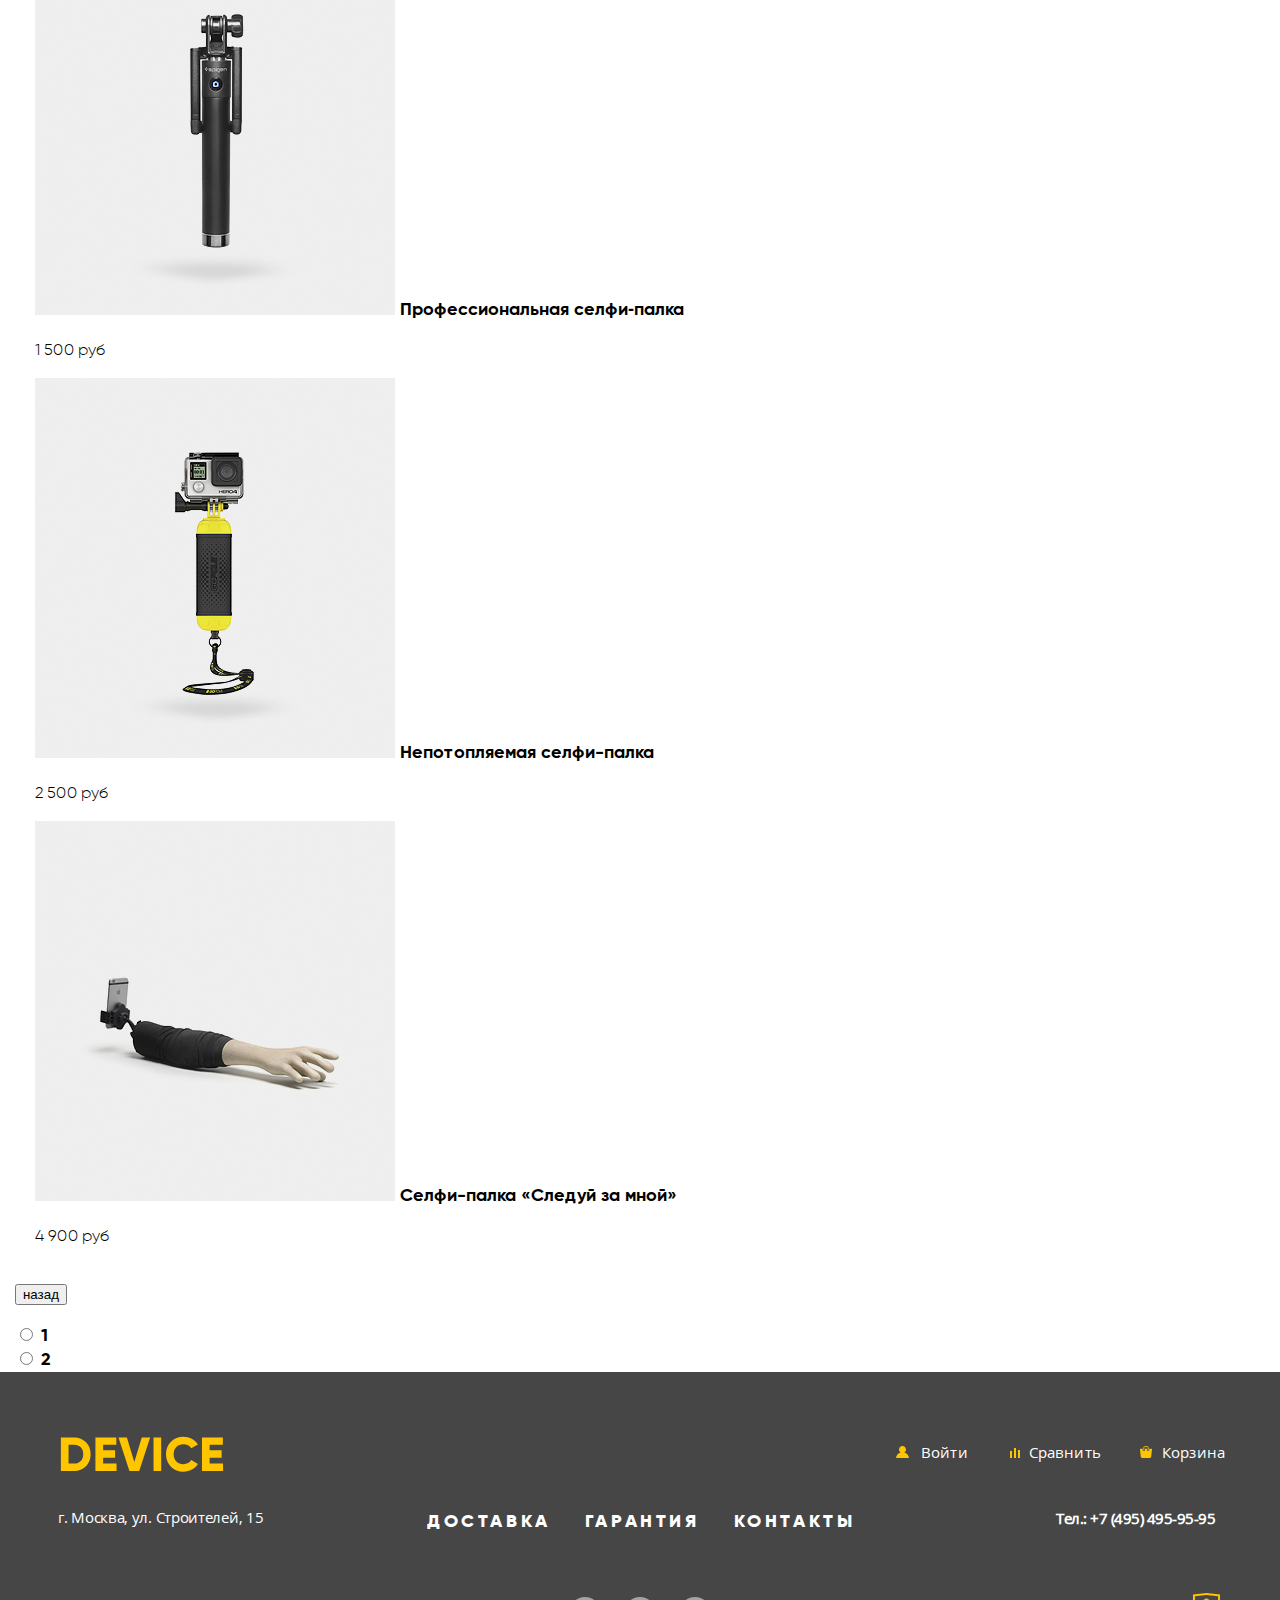
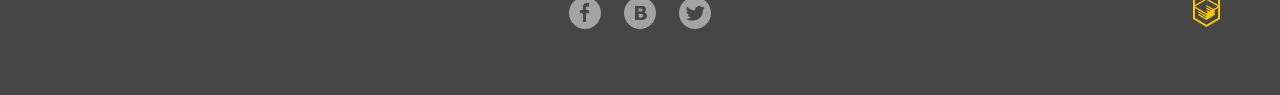
<file: сatalog.html>
<!DOCTYPE html>
<html lang="ru">

<head>
    <meta charset="UTF-8">
    <meta http-equiv="X-UA-Compatible" content="IE=edge">
    <meta name="viewport" content="width=device-width, initial-scale=1.0">
    <link href="//db.onlinewebfonts.com/c/00d5a78493aed4b11e2584ad7cceee49?family=Gilroy+ExtraBold" rel="stylesheet"
        type="text/css" />
    <link rel="stylesheet" href="style.css">
    <title>Device</title>
</head>

<body>
    <header class="main-heder container main-heder-catalog">
        <nav class="main-navigation">
            <a class="logo" href="index.html">
                <img src="svg/logo.svg" alt="">
            </a>
            <div>
                <ul class="user-navigation-list user-navigation-list-catalog">
                    <li class="user-navigation-item-catalog"><button class="search-button" type="button"><span
                                class="search-hidden-button">Поиск по сайту</span></button>
                        <form class="search-form visuality-hidden" action="#" id="close-search-form">
                            <input type="text" name="search" placeholder="Введенный текст">
                            <button type="submit" class="search-button-hidden">Найти</button>
                        </form>
                        <script src="./serch.js"></script>
                    </li>
                    <li class="user-navigation-item-catalog"><a class="login-link login-link-active" href="#">Шматко
                            Даниил</a>
                    </li>
                    <li class="user-navigation-item-catalog"><a class="login-link-close" href="#">Выйти</a></li>
                    <li class="user-navigation-item-catalog"><a class="compare compare-catalog" href="#">Сравнить</a>
                    </li>
                    <li class="user-navigation-item-catalog"><a class="basket basket-catalog" href="#">Корзина</a></li>
                </ul>
            </div>
            <div>
                <ul class="site-navigation-list">
                    <li class="site-navigation-item site-navigation-item-сatalog">
                        <a class="сatalog-link" href="сatalog.html">Каталог товаров</a>
                        <ul class="сatalog-list visually-hidden">
                            <li class="сatalog-item">
                                <ul class="сatalog-calumn-1">
                                    <li class="сatalog-item"><a href="#">Виртуальная реальность</a></li>
                                    <li class="сatalog-item"><a href="./сatalog.html">Моноподы для селфи</a></li>
                                    <li class="сatalog-item"><a href="#">Экшн-камеры</a></li>
                                </ul>
                            </li>
                            <li class="сatalog-item">
                                <ul class="сatalog-calumn-2">
                                    <li class="сatalog-item"><a href="#">Фитнес-браслеты</a></li>
                                    <li class="сatalog-item"><a href="#">Умные часы</a></li>
                                </ul>
                            </li>
                            <li class="сatalog-item">
                                <ul class="сatalog-calumn-3">
                                    <li class="сatalog-item"><a href="#">Квадрокоптеры</a></li>
                                </ul>
                            </li>
                        </ul>
                    </li>
                    <li class="site-navigation-item"><a href="#">Доставка</a></li>
                    <li class="site-navigation-item"><a href="#">Гарантия</a></li>
                    <li class="site-navigation-item"><a class="user-navigation-contact" href="#">Контакты</a>
                    </li>
                </ul>
            </div>
        </nav>
    </header>
    <main class="container-catalog container">
        <h1 class="catalog-title">Моноподы для селфи</h1>

        <ul class="breadcrumbs-list">
            <li class="breadcrumbs-item breadcrumbs">
                <a href="index.html">Главная</a>
            </li>
            <li class="breadcrumbs-item breadcrumbs breadcrumbs-item-of-link">
                <a href="#">Каталог товаров</a>
            </li>
            <li class="breadcrumbs-item">
                <a href="#">Моноподы для селфи</a>
            </li>
        </ul>

        <section class="characteristics">
            <h2>Фильтр:</h2>
            <ul>
                <li>
                    <hr>
                    <form action="#">
                        <p>Стоимость</p>
                        <input type="number" placeholder="0">
                        <input type="number" placeholder="5000">
                    </form>
                    <hr>
                </li>
                <li>
                    <p>Цвет</p>
                    <ul>
                        <li>
                            <label>
                                <input type="checkbox">
                                Черный
                            </label>
                        </li>
                        <li>
                            <label>
                                <input type="checkbox">
                                Белый
                            </label>
                        </li>
                        <li>
                            <label>
                                <input type="checkbox">
                                Синий
                            </label>
                        </li>
                        <li>
                            <label>
                                <input type="checkbox">
                                Красный
                            </label>
                        </li>
                        <li>
                            <label>
                                <input type="checkbox">
                                Розовый
                            </label>
                        </li>
                    </ul>
                </li>
                <hr>
                <li>
                    <p>Bluetooth</p>
                    <ul>
                        <li>
                            <label>
                                <input type="radio">
                                Есть
                            </label>
                        </li>
                        <li>
                            <label>
                                <input type="radio">
                                Нет
                            </label>
                        </li>
                    </ul>
                </li>
            </ul>
            <a class="button" href="#">Показать</a>
        </section>

        <section class="w">

            <div class="sorting">
                <h2>сортировка:</h2>

                <ul class="sorting-list">
                    <li>
                        <a href="#">По цене</a>
                    </li>
                    <li>
                        <a href="#">По типу</a>
                    </li>
                    <li>
                        <a href="#">По популярности</a>
                    </li>
                </ul>
            </div>

            <ul class="produckts">
                <li>
                    <img src="img/item-1.jpg.png" alt="">
                    <a href="#">Любительская селфи-палка</a>
                    <p class="">500 руб</p>
                </li>
                <li>
                    <img src="img/item-2.jpg.png" alt="">
                    <a href="#">Профессиональная селфи‑палка</a>
                    <p>1 500 руб</p>
                </li>
                <li>
                    <img src="img/item-3.jpg.png" alt="">
                    <a href="#">Непотопляемая селфи-палка</a>
                    <p>2 500 руб</p>
                </li>
                <li>
                    <img src="img/item-4.jpg.png" alt="">
                    <a href="#">Селфи-палка «Следуй за мной»</a>
                    <p>4 900 руб</p>
                </li>
            </ul>
        </section>

        <div class="slider-2">
            <button type="button">назад</button>
            <ul class="slider-list-2">
                <li>
                    <label>
                        <input type="radio">
                        1
                    </label>
                </li>
                <li>
                    <label>
                        <input type="radio">
                        2
                    </label>
                </li>
                <li>
                    <label>
                        <input type="radio">
                        3
                    </label>
                </li>
            </ul>
            <button type="button">вперед</button>
        </div>
    </main>
    <footer class="main-footer">
        <div class="container footer-container">
            <a class="logo logo-footer" href="#">
                <img src="svg/logo-footer.svg" alt="">
            </a>
            <p class="footer-offer-1">г. Москва, ул. Строителей, 15</p>
            <ul class="servicess-footer-list">
                <li><a href="#">Доставка</a></li>
                <li><a href="#">Гарантия</a></li>
                <li><a href="#">Контакты</a></li>
            </ul>
            <ul class="social-button-list">
                <li>
                    <a class="social-button" href="#"><span class="visuality-hidden">ФБ</span>
                        <svg xmlns="http://www.w3.org/2000/svg" width="32" height="32" viewBox="0 0 32 32">
                            <path fill="#FFF" d="M16 0C7.164 0 0 7.163 0 16s7.164 16 16 16c8.837 0 16-7.164 16-16S24.837 0 16 0zm4.062 
                                9.455h-3.021v3.444h3.021v3.445h-3.021v8.61H14.02v-8.61H11v-3.445h3.021V9.455c0-1.902 1.353-3.445 
                                3.021-3.445h3.021v3.445z" />
                        </svg>
                    </a>
                </li>
                <li>
                    <a class="social-button" href="#"><span class="visuality-hidden">Инста</span>
                        <svg xmlns="http://www.w3.org/2000/svg" width="32" height="32" viewBox="0 0 32 32">
                            <g fill="#FFF">
                                <path
                                    d="M16.637 14.495c.402-.019.719-.082.951-.188.326-.145.54-.33.641-.559.101-.229.15-.496.15-.797 0-.232-.058-.465-.174-.697-.116-.232-.322-.405-.617-.517-.264-.1-.592-.155-.984-.165a76.242 76.242 0 0 0-1.652-.014h-.339v2.965h.565c.571 0 1.057-.009 1.459-.028zM18.118 17.084c-.282-.081-.672-.125-1.166-.132a127.97 127.97 0 0 0-1.55-.009h-.79v3.493h.264c1.014 0 1.74-.003 2.18-.009a3.2 3.2 0 0 0 1.212-.245c.377-.157.633-.364.774-.625s.214-.562.214-.9c0-.446-.088-.788-.261-1.03-.17-.241-.464-.423-.877-.543z" />
                                <path
                                    d="M16 0C7.164 0 0 7.164 0 16c0 8.837 7.164 16 16 16 8.837 0 16-7.163 16-16 0-8.836-7.163-16-16-16zm6.602 20.531a3.73 3.73 0 0 1-1.124 1.327c-.552.415-1.161.71-1.823.886s-1.501.264-2.519.264h-6.121V8.987h5.443c1.13 0 1.957.038 2.48.113a5.126 5.126 0 0 1 1.561.5c.533.27.929.632 1.189 1.087.26.455.392.975.392 1.558 0 .678-.179 1.278-.536 1.795-.358.518-.863.92-1.517 1.208v.075c.917.182 1.642.559 2.179 1.13.537.571.807 1.325.807 2.261 0 .678-.138 1.283-.411 1.817z" />
                            </g>
                        </svg>
                    </a>
                </li>
                <li>
                    <a class="social-button" href="#"><span class="visuality-hidden">Твитер</span>
                        <svg xmlns="http://www.w3.org/2000/svg" width="32" height="32" viewBox="0 0 32 32">
                            <path fill="#FFF" d="M16 0C7.164 0 0 7.164 0 16c0 8.837 7.164 16 16 16 8.837 0 16-7.163 16-16 0-8.836-7.163-16-16-16zm7.944 
                                12.809c-.251 6.516-3.463 10.832-10.992 10.702h-.486c-.447 0-4.543-.443-5.344-1.823 2.479.19 4.247-.406 
                                5.12-1.136-1.048-.289-2.923-.461-3.251-2.848.384.104.618.221 1.299.113-1.307-.824-2.758-1.519-2.679-3.643.311.317 
                                1.164.518 1.46.457-.768-.233-2.149-3.244-.974-4.781 1.984 1.79 4.075 3.482 7.804 3.643.227-2.214 1.24-3.699 3.168-4.325 
                                1.84-.479 3.255.26 3.901 1.138.737-.224 1.453-.466 2.193-.685-.004.833-.569 1.463-.935 1.709.747.165 1.423-.475 1.423-.475-.184.963-1.094 
                                1.725-1.707 1.954z" />
                        </svg>
                    </a>
                </li>
            </ul>
            <ul class="footer-user-list">
                <li class="footer-user-item"><a class="login-link-footer" href="#">Войти</a></li>
                <li class="footer-user-item"><a class="compare-icons-footer" href="#">Сравнить</a></li>
                <li class="footer-user-item"><a class="basket-footer" href="#">Корзина</a></li>
            </ul>
            <p class="footer-offer-2">Тел.: +7 (495) 495-95-95</p>
            <a class="logo-html-academy" href="#"></a>
        </div>
    </footer>
</body>

</html>
</file>
<file: style.css>
@font-face {
    font-family: "Gilroy";
    font-style: normal;
    font-weight: 300;
    src: local("Roboto"), url("fonts/web/gilroylight.woff2") format("woff2");
}

@font-face {
    font-family: "Gilroy";
    font-style: normal;
    font-weight: 700;
    src: local("Roboto"), url("fonts/web/Gilroy-Bold.woff2") format("woff2");
}

@font-face {
    font-family: "Gilroy";
    font-style: normal;
    font-weight: 800;
    src: local("Roboto"), url("fonts/web/gilroyextrabold.woff2") format("woff2");
}

@font-face {
    font-family: "OpenSans";
    font-style: normal;
    font-weight: 300;
    src: local("Roboto"), url("fonts/web/opensanslight.woff2") format("woff2");
}

@font-face {
    font-family: "OpenSans";
    font-style: normal;
    font-weight: 400;
    src: local("Roboto"), url("fonts/web/opensans.woff2") format("woff2");
}

html,
body {
    min-height: auto;
    height: 100%;
    height: 2200px;
}

body {
    font-family: "Gilroy", Arial, sans-serif;
    font-size: 18px;
    line-height: 24px;
    font-weight: 700;
    background-color: #ffffff;
    color: #000000;
    overflow-x: hidden;
    margin: 0;
    padding: 0;
}

a {
    text-decoration: none;
    color: black;
}

ul {
    list-style: none;
    padding-left: 0;
}

.visually-hidden:not(:focus):not(:active),
input[type="checkbox"].visually-hidden,
input[type="radio"].visuality-hidden,
.visuality-hidden {
    position: absolute;
    width: 1px;
    height: 1px;
    margin: -1px;
    border: 0;
    padding: 0;
    white-space: nowrap;
    clip-path: inset(100%);
    clip: rect(0 0 0 0);
    overflow: hidden;
}

.button {
    position: relative;
    font-size: 18px;
    text-align: center;
    letter-spacing: 3.6px;
    text-transform: uppercase;
    /* веременно */
    background-color: #F7E184;
    height: 24px;
}

.button:hover {
    background-color: aquamarine;
}

.container {
    width: 1250px;
    margin: 0 auto;
    padding: 0 7px;
}

.main-heder {
    display: flex;
    width: 1146px;
    height: 299px;
    background-color: #f7e296;
    margin-top: 40px;
}

.logo {
    position: absolute;
    margin-left: 52px;
    margin-top: -19.5px;
}

.user-navigation-list {
    font-family: "OpenSans";
    font-size: 15px;
    line-height: 30px;
    font-weight: 400;
    display: flex;
    align-items: center;
    margin-top: 43px;
}

.user-navigation-list a:hover,
.user-navigation-list a:focus,
.site-navigation-list a:hover,
.site-navigation-list a:focus {
    opacity: 0.6;
}

.user-navigation-list a:active,
.site-navigation-list a:active {
    opacity: 0.4;
}

.user-navigation-item {
    margin-left: 50px;
}

.search-button {
    border: none;
    padding: 0;
    background-color: transparent;
    font-family: "OpenSans";
    font-size: 15px;
    font-weight: 400;
    align-items: center;
    margin-left: 40px;
}

.search-button::before {
    content: url("./svg/search.svg");
    position: absolute;
    margin-top: 3px;
    margin-left: -34px;
}

.login-link {
    margin-left: 369px;
}

.login-link::before {
    content: url("./svg/user.svg");
    position: absolute;
    margin-left: -25px;
}

.compare {
    margin-left: 186px;
}

.compare::before {
    content: url("./svg/compare.svg");
    position: absolute;
    margin-left: -19px;
}

.basket {
    margin-left: 12px;
}

.basket::before {
    content: url("./svg/cart.svg");
    position: absolute;
    margin-left: -21px;
}

.site-navigation-list {
    display: flex;
    flex-wrap: wrap;
    margin-top: 39px;
    margin-left: 279px;
}

.site-navigation-list::after {
    content: "";
    position: absolute;
    width: 100px;
    height: 7px;
    background-color: #ffffff;
    margin-left: 315px;
    margin-top: 114px;
}

.site-navigation-item {
    font-size: 18px;
    line-height: 24px;
    font-weight: 800;
    letter-spacing: 3.6px;
    text-transform: uppercase;
    margin-left: 35px;
}

.site-navigation-item-сatalog {
    position: relative;
    right: 262px;
}

.site-navigation-item-сatalog::after {
    content: url("./svg/plus.svg");
    position: relative;
    top: 1.4px;
    left: 5px;
}

.user-navigation-contact {
    margin-left: 74px;
}

/*Верхние сдайды */

.slide-title {
    position: absolute;
    width: 478.01px;
    height: 114.61px;
    left: 739px;
    top: 306.39px;
    font-size: 47px;
    line-height: 57px;
    letter-spacing: 0.66px;
    font-weight: 800;
}

.slide-offer {
    position: absolute;
    width: 509px;
    height: 63.5px;
    left: 739px;
    top: 459.5px;
    font-family: "OpenSans";
    font-size: 15px;
    line-height: 30px;
    font-weight: 400;
    display: flex;
    align-items: center;
    letter-spacing: -0.18px;
}

.slide-container {
    position: relative;
    padding-bottom: 446px;
}

.slide-1 {
    position: absolute;
    top: 68px;
}

.slide-namber-1 {
    position: absolute;
    font-size: 180px;
    font-weight: 800;
    color: #ffffff;
    margin-left: 975px;
    top: 331px;
    left: 94px;
}

.slide-1 img {
    position: absolute;
    margin-left: 136px;
    margin-top: -179px;
}

.slide-1-characteristics {
    position: relative;
    bottom: 445px;
    right: 94px;
}

.parameters-1 {
    margin-left: -2px;
    border-collapse: collapse;
    border-spacing: 0;
    position: relative;
    top: 670px;
    left: 741px;
}

.parameters-1 tr:first-child {
    font-family: "Gilroy", Arial, sans-serif;
    font-size: 36px;
    line-height: 48px;
    font-weight: 300;
    letter-spacing: .01em;
}

.parameters-1 td {
    width: 160px;
    padding: 0;
}

.parameters-1 td:nth-child(2) {
    width: 139px;
}

.parameters-1 tr:last-child {
    font-family: "OpenSans", Arial, sans-serif;
    font-size: 13px;
    line-height: 20px;
    font-weight: 300;
    letter-spacing: .01em;
}

.parameters-name-1 td {
    padding-top: 7px;
}

.slide-2 {
    position: absolute;
    bottom: 256px;
}

.slide-namber-2 {
    position: absolute;
    font-size: 180px;
    font-weight: 800;
    color: #ffffff;
    margin-left: 975px;
    top: 330px;
    left: 69px;
}

.slide-2 img {
    position: absolute;
    margin-left: 153px;
    margin-top: -220px;
}

.slide-2-characteristics {
    position: relative;
    bottom: 483px;
    right: 94px;
}

.parameters-2 {
    margin-left: -2px;
    border-collapse: collapse;
    border-spacing: 0;
    position: relative;
    top: 645px;
    left: 740px;
}

.parameters-2 tr:first-child {
    font-family: "Gilroy", Arial, sans-serif;
    font-size: 36px;
    line-height: 48px;
    font-weight: 300;
    letter-spacing: .01em;
}

.parameters-2 tr:last-child {
    font-family: "OpenSans", Arial, sans-serif;
    font-size: 13px;
    line-height: 20px;
    font-weight: 300;
    letter-spacing: .01em;
}

.parameters-name-2 td {
    padding-top: 7px;
}

.slide-3 {
    position: absolute;
}

.slide-3 img {
    position: absolute;
    left: 61px;
    bottom: -231px;
}

.slide-namber-3 {
    position: absolute;
    font-size: 180px;
    font-weight: 800;
    color: #ffffff;
    margin-left: 975px;
    top: 330px;
    left: 67px;
}

.slide-title-3 {
    position: absolute;
    width: 600px;
    letter-spacing: 0.5px;
}

.slide-3-characteristics {
    position: relative;
    bottom: 376px;
    right: 94px;
}

.parameters-3 {
    margin-left: -2px;
    border-collapse: collapse;
    border-spacing: 0;
    position: relative;
    top: 669px;
    left: 739px;
}

.parameters-3 tr:first-child {
    font-family: "Gilroy", Arial, sans-serif;
    font-size: 36px;
    line-height: 48px;
    font-weight: 300;
    letter-spacing: .01em;
}

.parameters-3 td {
    width: 160px;
    padding: 0;
}

.parameters-3 tr:last-child {
    font-family: "OpenSans", Arial, sans-serif;
    font-size: 13px;
    line-height: 20px;
    font-weight: 300;
    letter-spacing: .01em;
}

.parameters-name-3 td {
    padding-top: 7px;
}

.slider-buttom {
    position: absolute;
    bottom: 230px;
    left: 690px;
}

.popular {
    margin-left: 47px;
}

.popular-list {
    position: relative;
    display: flex;
}

.popular-item {
    margin-right: 39.2px;
}

.popular-item:hover svg,
.popular-item:focus svg {
    background-color: #F0C52E;
}

.popular-item:active g {
    opacity: 0.3;
}

.popular-link {
    letter-spacing: 0.1px;
    position: relative;
    top: 27px;
}

.popular-1 {
    background-color: #f7e296;
    padding: 31px;
    padding-top: 52px;
    padding-bottom: 53px;
}

.popular-2 {
    background-color: #f7e296;
    padding: 37px;
    padding-left: 39px;
    padding-top: 40px;
    padding-bottom: 2px;
}

.popular-3 {
    background-color: #f7e296;
    padding: 40px;
    padding-left: 48px;
    padding-top: 38px;
    padding-bottom: 35px;
}

.popular-4 {
    background-color: #f7e296;
    padding: 27px;
    padding-top: 50px;
    padding-bottom: 45px;
}

.popular-5 {
    background-color: #f7e296;
    padding-left: 55.5px;
    padding-right: 50px;
    padding-top: 32px;
    padding-bottom: 30px;
}

.popular-6 {
    background-color: #f7e296;
    padding: 15px;
    padding-left: 12px;
    padding-top: 48px;
    padding-bottom: 43px;
}

.servicess {
    position: relative;
    margin-top: 190px;
    width: 5645px;
    margin-left: -2400px;
    height: 288px;
    display: flex;
    background-color: #E5E5E5;
}

.servicess-content {
    position: relative;
    width: 1250px;
    left: 2271px;
    margin-left: 575px;
}

.servicess-content::before {
    content: "";
    position: absolute;
    width: 7px;
    height: 320px;
    left: -124px;
    bottom: 68px;
    background-color: #000000;
}

.servicess-list {
    flex-wrap: wrap;
    position: relative;
    right: 944px;
    bottom: 28px;
    font-size: 18px;
    line-height: 21px;
    font-weight: 800;
    text-align: center;
    letter-spacing: 3.5px;
    text-transform: uppercase;
}

.servicess-item {
    margin-bottom: 45px;
}

.servicess h2 {
    width: 284.64px;
    height: 39px;
    left: 541px;
    font-size: 47px;
    line-height: 48px;
    font-weight: 800;
    align-items: center;
    letter-spacing: 0.8px;
}

.servicess p {
    width: 856px;
    height: 75px;
    left: 540px;
    font-family: "OpenSans";
    font-size: 15px;
    line-height: 30px;
    font-weight: 300;
    align-items: center;
    letter-spacing: 0.21px;
    color: #464646;
}

.servicess-item a {
    background-color: #F0C52E;
}

.servicess .servicess-slide-1 {
    position: absolute;
    margin-left: 0px;
    bottom: 146px;
}

.servicess-slide-1::after {
    content: url("./svg/delivery.svg");
    position: absolute;
    bottom: -13px;
    margin-left: 558px;
}

.servicess-slide-2 {
    position: relative;
    bottom: 242px;
}

.servicess-slide-2::after {
    content: url("./svg/warranty.svg");
    position: absolute;
    left: 538px;
    bottom: -43px;
}

.servicess-slide-3 {
    position: relative;
    bottom: 280px;
    left: 3px;
}

.servicess-slide-3::after {
    content: url("./svg/credit.svg");
    position: absolute;
    left: 545px;
    bottom: -40px;
}

.company-logos-list {
    display: flex;
    margin-top: 95px;

}

.company-logos-list li {
    margin-left: 39px;
}

.company-logo-3 {
    position: relative;
    left: 2px;
}

.company-logos-list li {
    opacity: 0.2;
}

.company-logos-list li:hover {
    opacity: 1;
}

.information-columns {
    display: flex;
    margin-top: 135px;
    margin-left: 37px;
}

.contacts-column {
    margin-left: 136px;
    width: 600px;
}

.contacts-column img {
    position: relative;
    left: 3px;
    top: 27px;
}

.information-columns p {
    font-family: "OpenSans";
    font-size: 15px;
    line-height: 30px;
    font-weight: 400;
    letter-spacing: -0.16px;
    color: #464646;
}

.information-columns p:nth-child(3) {
    letter-spacing: -0.5px;
    position: relative;
    top: 18px;
}

.information-columns p:nth-child(2) {
    position: relative;
    top: 3px;
}

.information-columns h2 {
    font-size: 47px;
    line-height: 48px;
    font-weight: 800;
    align-items: center;
    letter-spacing: 0.9px;
    margin-top: 3px;
}

.information-columns ul {
    font-size: 16px;
    line-height: 40px;
    font-weight: 800;
    position: relative;
    top: 68px;
    left: 36px;
    margin-bottom: 30px;
}

.information-columns li::before {
    content: "";
    position: absolute;
    width: 3px;
    height: 3px;
    border-radius: 50%;
    border: 3.5px solid #D8D8D8;
    left: -35px;
    margin-top: 16px;
}

.information-columns a {
    position: relative;
    top: 100px;
}

.information-column::after {
    content: "";
    position: absolute;
    width: 83px;
    height: 8px;
    background-color: #000000;
    top: 1817px;
    margin-left: -241px;
}

.contacts-column::after {
    content: "";
    position: absolute;
    width: 82px;
    height: 8px;
    background-color: #000000;
    top: 1817px;
    margin-left: -223px;
}

.information-button {
    position: absolute;
    background-color: #E5E5E5;
    margin-left: 23px;
}

.contacts-button {
    position: absolute;
    background-color: #E5E5E5;
    margin-left: 43px;
}

.main-footer {
    display: flex;
    position: relative;
    background-color: #464646;
    color: #ffffff;
    height: 323px;
    margin-top: -66px;
}

.main-footer ul {
    display: flex;
    margin-left: 300px;
}

.footer-container {
    position: relative;
}

.logo-footer {
    position: relative;
    top: 64px;
    left: -7px;
}

.footer-offer-1 {
    font-family: "OpenSans";
    font-size: 15px;
    line-height: 30px;
    font-weight: 400;
    letter-spacing: -0.3px;
    align-items: center;
    position: relative;
    top: 72px;
    left: 43px;
}

.servicess-footer-list {
    position: relative;
    font-size: 18px;
    line-height: 24px;
    font-weight: 800;
    display: flex;
    align-items: center;
    letter-spacing: 3.6px;
    text-transform: uppercase;
    top: 31px;
    left: 112px;
}

.servicess-footer-list a {
    color: #ffffff;
}

.servicess-footer-list a:hover,
.servicess-footer-list a:focus {
    opacity: 0.6;
}

.servicess-footer-list a:active {
    opacity: 0.3;
}

.servicess-footer-list li {
    margin-right: 34px;
}

.social-button-list {
    display: flex;
    position: relative;
    top: 77px;
    left: 254px;
}

.social-button-list li {
    margin-right: 23px;
}

.social-button {
    opacity: 0.5;
}

.social-button:hover,
.social-button:focus {
    opacity: 1;
}

.social-button:active {
    opacity: 0.2;
}

.footer-user-list {
    font-family: "OpenSans";
    font-size: 15px;
    font-weight: 400;
    align-items: center;
    letter-spacing: 0.15px;
    position: relative;
    left: 606px;
    bottom: 137px;
}

.footer-user-list li {
    position: relative;
    margin-right: 61px;
}

.footer-user-list a {
    color: #ffffff;
}

.login-link-footer::before {
    content: url("./svg/user-yellow.svg");
    position: absolute;
    left: -25px;
}

.compare-icons-footer::before {
    content: url("./svg/compare-yellow.svg");
    position: absolute;
    left: -19px;
}

.basket-footer::before {
    content: url("./svg/cart-yellow.svg");
    position: absolute;
    left: -22px;
}

.footer-user-item:hover,
.footer-user-item:focus {
    opacity: 0.6;
}

.footer-user-item:active {
    opacity: 0.4;
}

.footer-offer-2 {
    font-family: "OpenSans";
    font-size: 15px;
    line-height: 30px;
    letter-spacing: -0.5px;
    align-items: center;
    position: relative;
    margin-left: 1041px;
    bottom: 113px;
}

.logo-html-academy::after {
    content: url("./svg/logo-html.svg");
    position: absolute;
    right: 52px;
    top: 221px;
    z-index: 2;
}

.logo-html-academy:hover,
.logo-html-academy:focus {
    opacity: 0.6;
}

.logo-html-academy:active {
    opacity: 0.3;
}

.page {
    display: flex;
    flex-direction: column;
    min-height: 100%;
}

footer {
    margin-top: auto;
    margin-top: 200px;
}

/* КАТАЛРОГ */

.main-heder-catalog {
    position: relative;
    height: 185px;
}

.user-navigation-list-catalog {
    margin-left: 50px;
}

.login-link-active {
    margin-left: 419px;
    bottom: 7px;
}

.login-link-close {
    margin-left: 31px;
}

.compare-catalog {
    margin-left: 83px;
}

.basket-catalog {
    margin-left: 62px;
}

.catalog-title {
    font-size: 47px;
    line-height: 48px;
    font-weight: 800;
    letter-spacing: 0.6px;
    position: relative;
    margin-left: 239px;
    margin-top: 37px;
}

.breadcrumbs-list {
    display: flex;
    position: relative;
    bottom: 9px;
    left: 240px;
}

.breadcrumbs-list a {
    margin-right: 37px;
}

.breadcrumbs-list a,
.breadcrumbs-list a {
    font-family: "OpenSans";
    font-size: 14px;
    line-height: 24px;
    font-weight: 300;
    letter-spacing: 0.14px;
    opacity: 0.3;
}

.breadcrumbs::after {
    content: url("./svg/nav-arrow.svg");
    position: absolute;
    margin-left: -19px;
    margin-top: -1px;
}

.breadcrumbs-list a:hover,
.breadcrumbs-list a:focus {
    opacity: 0.8;
}

.breadcrumbs-list a:active {
    opacity: 0.2;
}

.breadcrumbs-item-of-link a,
.breadcrumbs-item-of-link a:hover,
.breadcrumbs-item-of-link a:focus {
    opacity: 0.1;
}

.characteristics {
    position: relative;
    display: flex;
    flex-direction: column;
    width: 468px;
    background-color: #EFEFEF;
    padding-left: 3000px;
    margin-left: -3000px;
}

.characteristics h2,
.sorting h2 {
    font-family: "Gilroy";
    font-size: 16px;
    letter-spacing: 3.5px;
    text-transform: uppercase;
}

.sorting-list {
    display: flex;
}

.sorting-list a {
    font-family: "OpenSans";
    font-size: 14px;
    line-height: 18px;
    font-weight: 400;
    align-items: center;
    margin-left: 20px;
}

.sorting {
    position: relative;
    display: flex;
    background-color: #EFEFEF;
    padding-right: 3000px;
    bottom: 533px;
    left: 468px;
    height: 70px;
}

.characteristics label {
    font-family: 'OpenSans';
    font-size: 14px;
    line-height: 39px;
    font-weight: 400;
    letter-spacing: 0.14px;
}

.produckts p {
    font-size: 16px;
    line-height: 24px;
    font-weight: 400;
    letter-spacing: 0.16px;
}

.produckts{
    display: flex;
    width: 1005px;
    flex-wrap: wrap;
}

.produckts li{
    margin-left: 20px;
}
</file>
